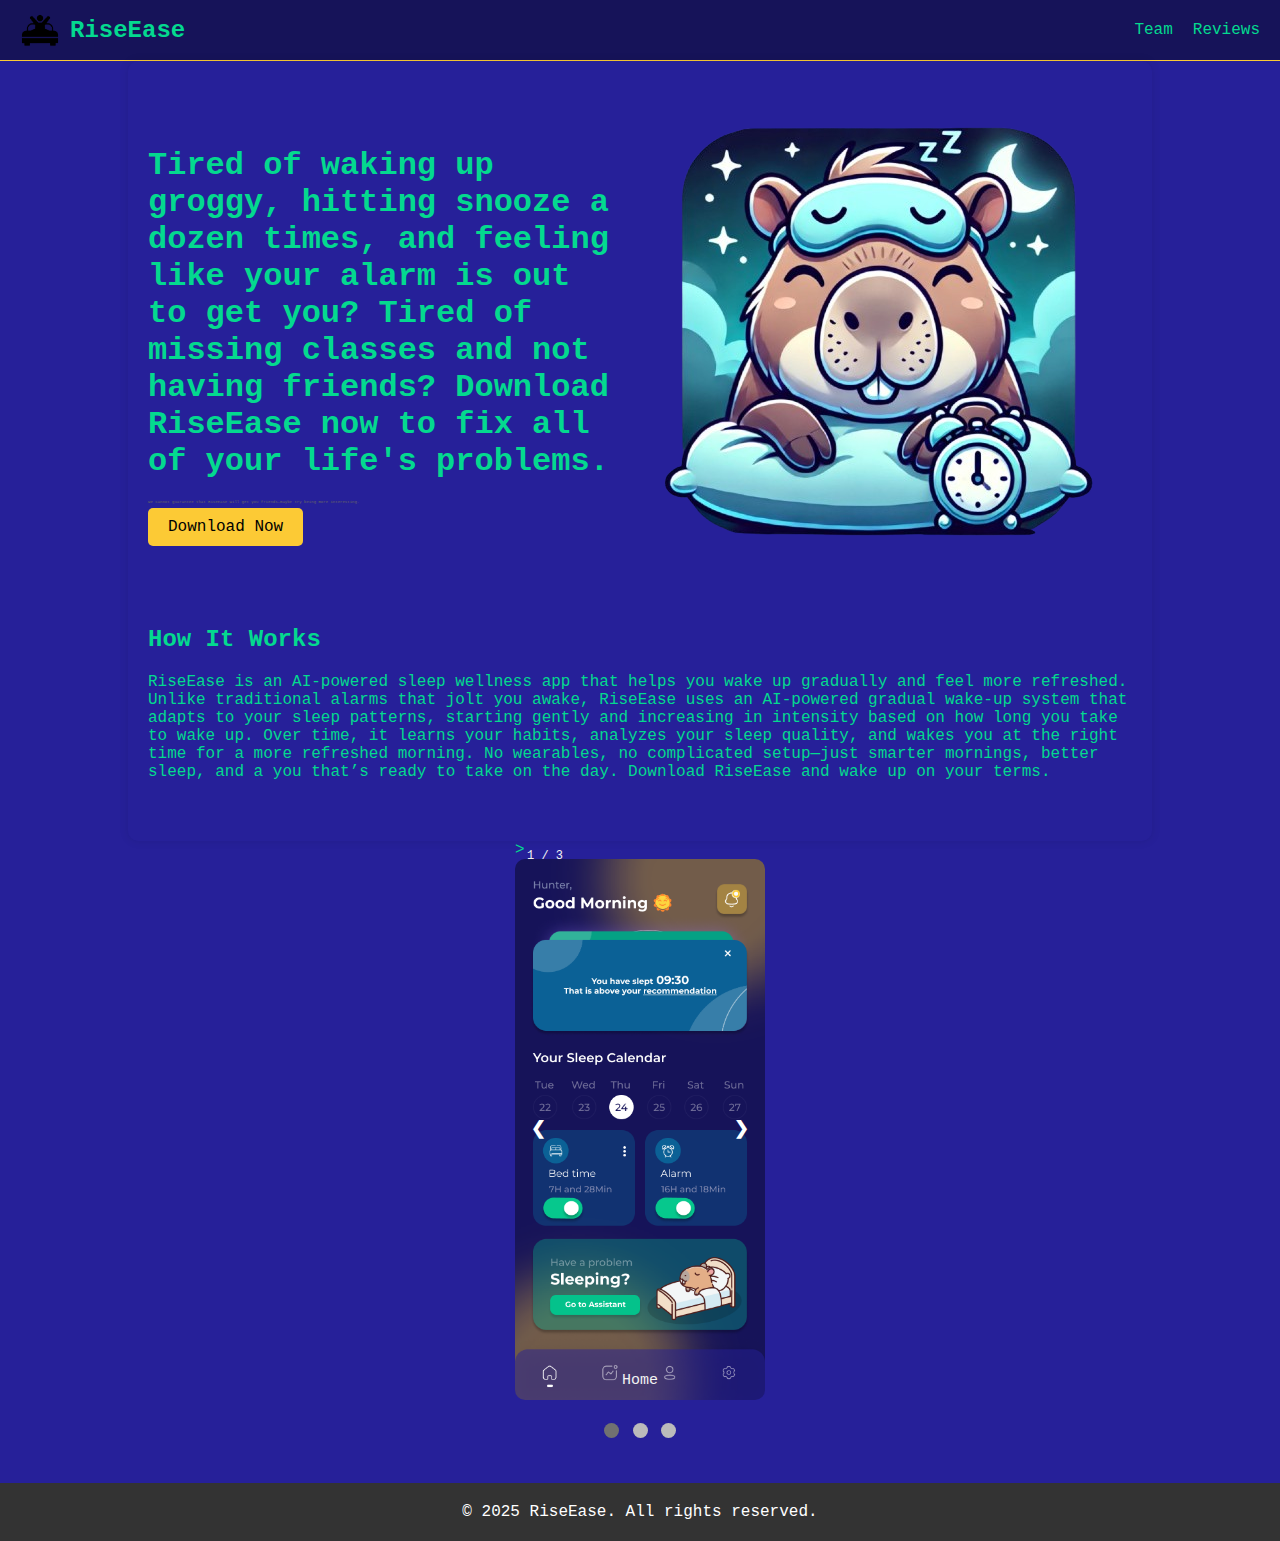
<file: index.html>
<!DOCTYPE html>
<html lang="en">    
<head>
    <meta charset="UTF-8">
    <meta name="viewport" content="width=device-width, initial-scale=1.0">
    <title>RiseEase - Smarter Mornings</title>
    <link rel="stylesheet" href="assets/css/styles.css">
</head>
<body>
    <header>
        <div class="logo">
            <img src="assets/images/wakinguplogo.png" alt="RiseEase Logo">
            <a href="index.html"><span>RiseEase</span></a>
        </div>
        <nav>
            <a href="team.html">Team</a>
            <a href="reviews.html">Reviews</a>
        </nav>
    </header>
    <div class="container">
        <div class="hero">
            <div class="hero-text">
                <h2>Tired of waking up groggy, hitting snooze a dozen times, and feeling like your alarm is out to get you? Tired of missing classes and not having friends? Download RiseEase now to fix all of your life's problems.</h2>
                <p style="font-size: 4px;">We cannot guarantee that RiseEase will get you friends—maybe try being more interesting.</p>
                <a href="comingsoon.html" class="button">Download Now</a>
            </div>
            <div class="hero-image">
                <img src="assets/images/riseease_app_Masco.png" alt="RiseEase in Action" />
         
            </div>
        </div>
        <div class="section">
            <h2>How It Works</h2>
            <p>RiseEase is an AI-powered sleep wellness app that helps you wake up gradually and feel more refreshed. Unlike traditional alarms that jolt you awake, RiseEase uses an AI-powered gradual wake-up system that adapts to your sleep patterns, starting gently and increasing in intensity based on how long you take to wake up. Over time, it learns your habits, analyzes your sleep quality, and wakes you at the right time for a more refreshed morning. No wearables, no complicated setup—just smarter mornings, better sleep, and a you that’s ready to take on the day. Download RiseEase and wake up on your terms.</p>
        </div>
    </div>

    <!-- Slideshow container -->
<div class="slideshow-container">
>
    <div class="mySlides fade">
      <div class="numbertext">1 / 3</div>
      <img src="assets/images/slideshow/Home page (1).png" style="width:100%">
      <div class="text">Home</div>
    </div>
  
    <div class="mySlides fade">
      <div class="numbertext">2 / 3</div>
      <img src="assets/images/slideshow/Alarms.png" style="width: 100%;;">
      <div class="text">Alarm</div>
    </div>
  
    <div class="mySlides fade">
      <div class="numbertext">3 / 3</div>
      <img src="assets/images/slideshow/Sleep Analytics.png" style="width:100%">
      <div class="text">Sleep Analytics</div>
    </div>
  
    <!-- Next and previous buttons -->
    <a class="prev" onclick="plusSlides(-1)">&#10094;</a>
    <a class="next" onclick="plusSlides(1)">&#10095;</a>
  </div>
  <br>
  
  <!-- The dots/circles -->
  <div style="text-align:center">
    <span class="dot" onclick="currentSlide(1)"></span>
    <span class="dot" onclick="currentSlide(2)"></span>
    <span class="dot" onclick="currentSlide(3)"></span>
  </div>


    <div class="footer">
        &copy; 2025 RiseEase. All rights reserved.
    </div>
    <script src="app.js"></script>
</body>
</html>
</file>
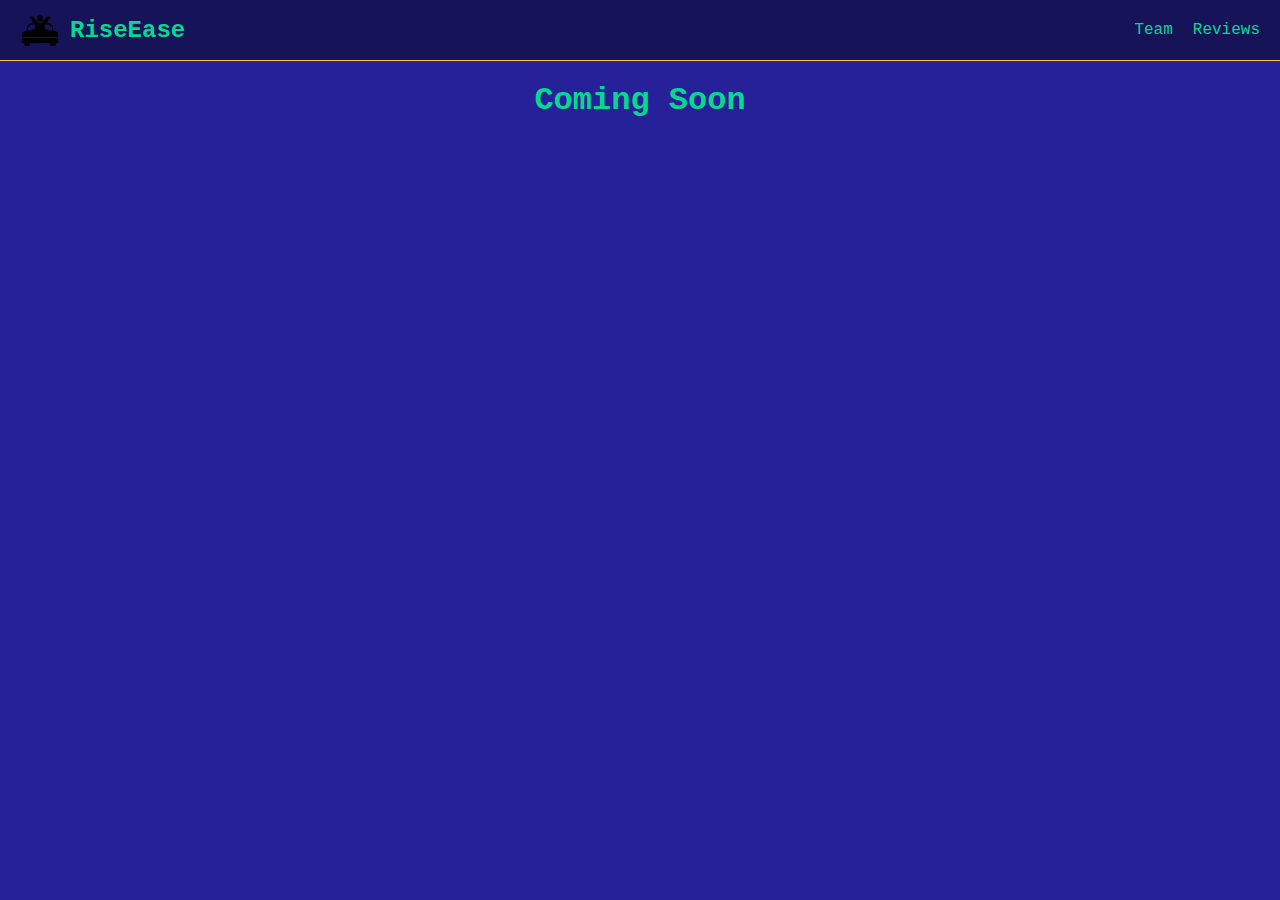
<file: comingsoon.html>
<!DOCTYPE html>
<html lang="en">
<head>
    <meta charset="UTF-8">
    <meta name="viewport" content="width=device-width, initial-scale=1.0">
    <title>RiseEase - Smarter Mornings</title>
    <link rel="stylesheet" href="assets/css/styles.css">
</head>
<body>
    <header>
        <div class="logo">
            <img src="assets/images/wakinguplogo.png" alt="RiseEase Logo">
            <a href="index.html"><span>RiseEase</span></a>
        </div>
        <nav>
            <a href="team.html">Team</a>
            <a href="reviews.html">Reviews</a>
        </nav>
    </header>
    <div>
        <h1 style="text-align: center; padding-bottom: 50;">Coming Soon</h1>
    </div>
</body>
</html>
</file>
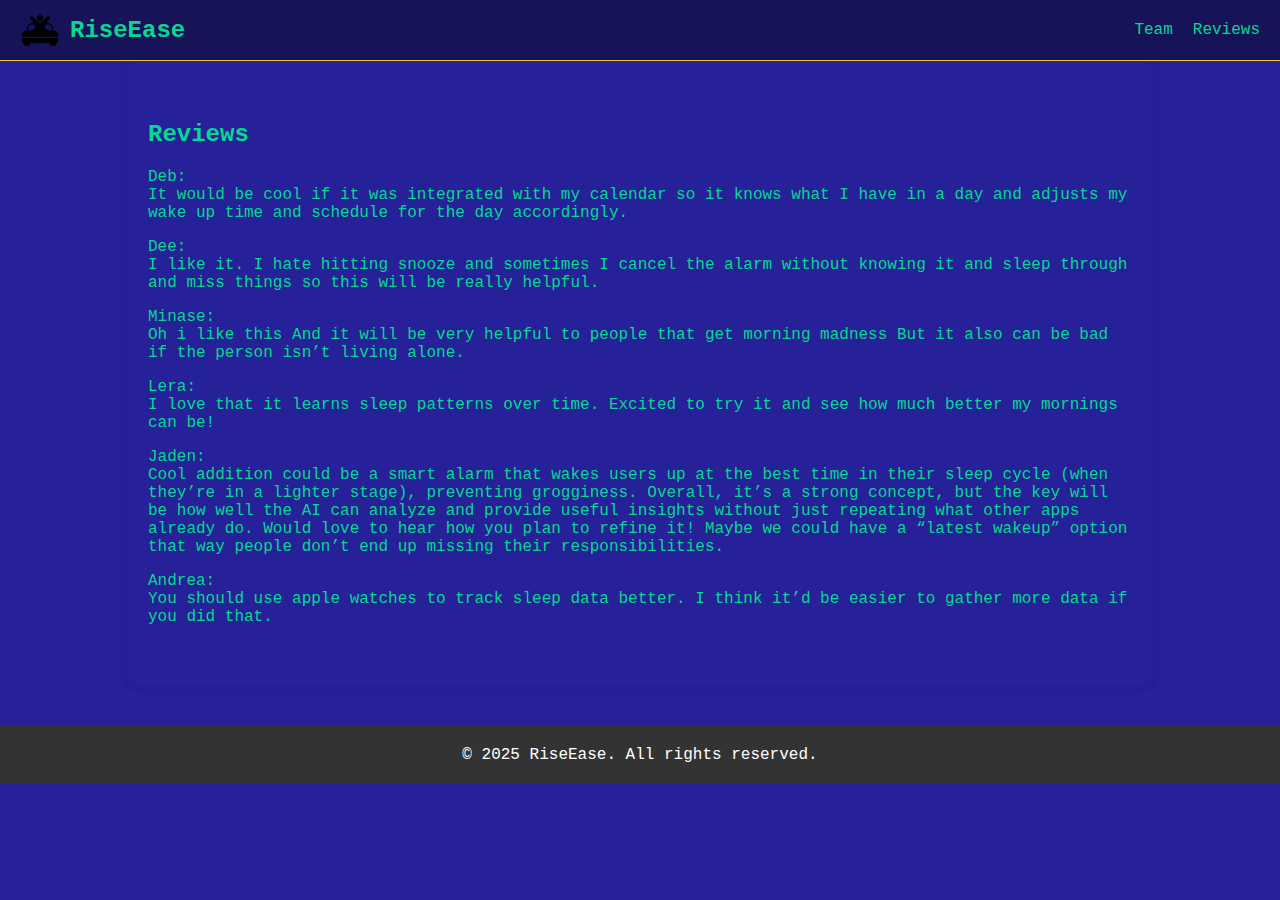
<file: reviews.html>
<!DOCTYPE html>
<html lang="en">
<head>
    <meta charset="UTF-8">
    <meta name="viewport" content="width=device-width, initial-scale=1.0">
    <title>RiseEase - Smarter Mornings</title>
    <link rel="stylesheet" href="assets/css/styles.css">
</head>
<body>
    <header>
        <div class="logo">
            <img src="assets/images/wakinguplogo.png" alt="RiseEase Logo">
            <a href="index.html"><span>RiseEase</span> </a>
        </div>
        <nav>
            <a href="team.html">Team</a>
            <a href="reviews.html">Reviews</a>
        </nav>
    </header>
    <div class="container">
        <div class="section">
            <h2>Reviews</h2>
            <p>Deb: <br> It would be cool if it was integrated with my calendar so it knows what I have in a day and adjusts my wake up time and schedule for the day accordingly.</p>
            <p>Dee: <br> I like it. I hate hitting snooze and sometimes I cancel the alarm without knowing it and sleep through and miss things so this will be really helpful.</p>
            <p>Minase: <br> Oh i like this
                And it will be very helpful to people that get morning madness
                But it also can be bad if the person isn’t living alone.</p>
            <p>Lera: <br> I love that it learns sleep patterns over time. Excited to try it and see how much better my mornings can be!</p>
            <p>Jaden: <br>  Cool addition could be a smart alarm that wakes users up at the best time in their sleep cycle (when they’re in a lighter stage), preventing grogginess.
                Overall, it’s a strong concept, but the key will be how well the AI can analyze and provide useful insights without just repeating what other apps already do. Would love to hear how you plan to refine it!
                Maybe we could have a “latest wakeup” option that way people don’t end up missing their responsibilities.
                </p>
            <p>Andrea: <br> You should use apple watches to track sleep data better. I think it’d be easier to gather more data if you did that.</p>

    
                


        </div>
    </div>
    <div class="footer">
        &copy; 2025 RiseEase. All rights reserved.
    </div>
</body>
</html>
</file>
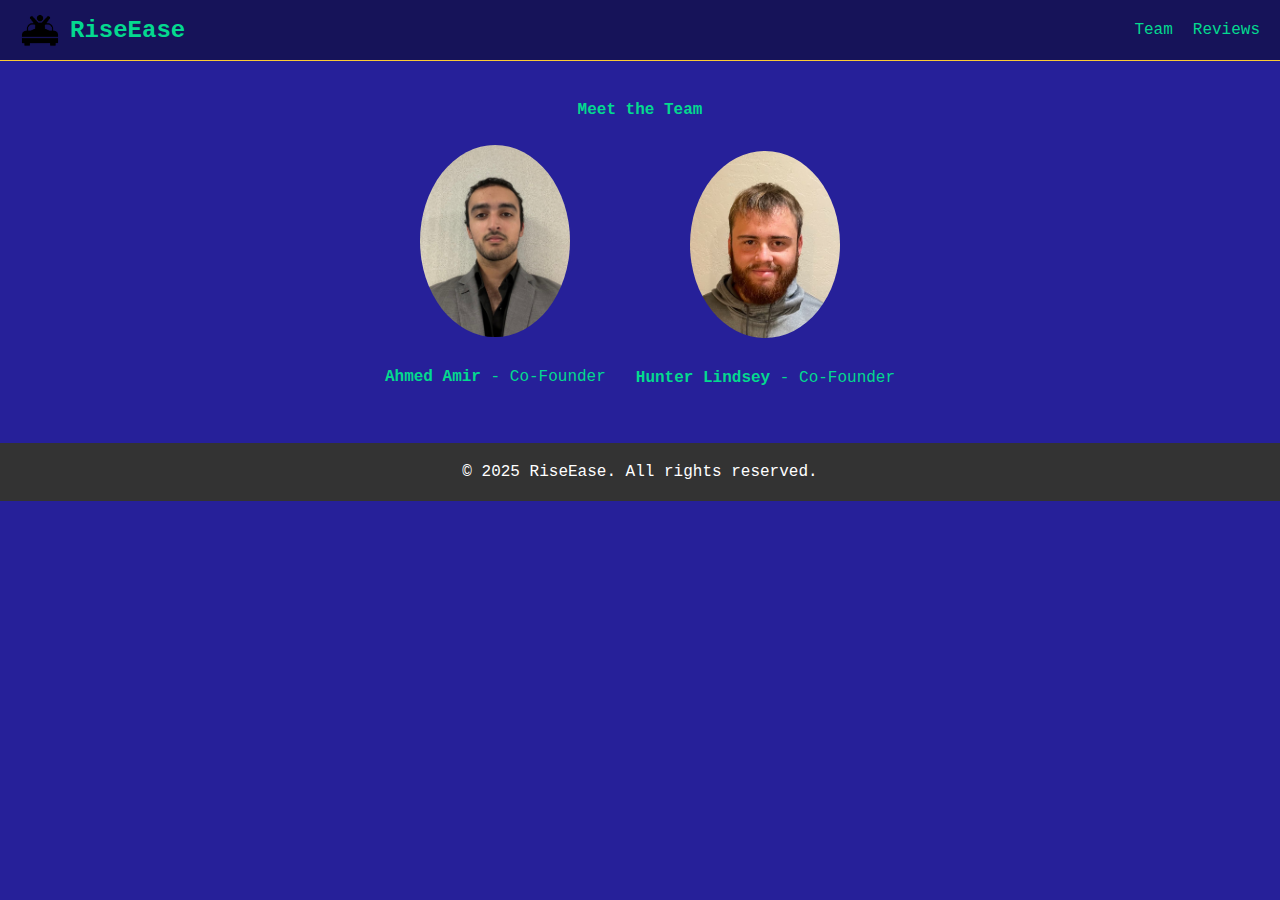
<file: team.html>
<!DOCTYPE html>
<html lang="en">
<head>
    <meta charset="UTF-8">
    <meta name="viewport" content="width=device-width, initial-scale=1.0">
    <title>RiseEase - Smarter Mornings</title>
    <link rel="stylesheet" href="assets/css/styles.css">
</head>
<body>
    <header>
        <div class="logo">
            <img src="assets/images/wakinguplogo.png" alt="RiseEase Logo">
           <a href="index.html"><span>RiseEase</span> </a>
        </div>
        <nav>
            <a href="team.html">Team</a>
            <a href="reviews.html">Reviews</a>
        </nav>
    </header>
        <div class="section team">
            <p style="text-align: center; font-size: 400; font-weight: bolder;">Meet the Team</p>
            <div style="display: flex; justify-content: center; gap: 30px;">
                <div style="text-align: center;">
                    <img src="assets/images/headshots/ahmedamir.jpeg" alt="Ahmed Amir" />
                    <p><b>Ahmed Amir</b> - Co-Founder</p>
                </div>
                <div style="text-align: center; padding-top: 6px;">
                    <img src="assets/images/headshots/hunterlindsey.jpeg" alt="Hunter Lindsey">
                    <p><b>Hunter Lindsey</b> - Co-Founder</p>
                </div>
            </div>
            </div>
    </div>
    <div class="footer" style="bottom: auto;">
        &copy; 2025 RiseEase. All rights reserved.
    </div>
</body>
</html>
</file>
<file: assets/css/styles.css>
body {
    font-family: 'Courier New', Courier, monospace;
    margin: 0;
    padding: 0;
    background-color: #262099;
    color: #04d98f;
}

header {
    display: flex;
    justify-content: space-between;
    align-items: center;
    padding: 10px 20px;
    background-color: #161359;
    border-bottom: 1px solid #fcca35;
}

.logo {
    display: flex;
    align-items: center;
}

.logo img {
    height: 40px;
    margin-right: 10px;
}

.logo a {
    text-decoration: none;
    color: #04d98f;
    font-size: 24px;
    font-weight: bolder;
}

nav {
    display: flex;
    gap: 20px;
}

nav a {
    text-decoration: none;
    color: #04d98f;
    font-size: 16px;
    font-weight: 500;
}

nav a:hover {
    color: #fcca35;
}

.container {
    width: 80%;
    margin: auto;
    padding: 20px;
    background: #262099;
    border-radius: 10px;
    box-shadow: 0 0 10px rgba(0, 0, 0, 0.1);
}

.section {
    margin: 40px 0;
}

img {
    width: 100%;
    max-width: 600px;
    border-radius: 10px;
}

.team img {
    width: 150px;
    border-radius: 50%;
    margin: 10px;
}

.footer {
    background-color: #333;
    color: white;
    padding: 20px;
    margin-top: 40px;
    text-align: center;
}

.button {
    background-color: #fcca35;
    color: rgb(0, 0, 0);
    padding: 10px 20px;
    border: none;
    cursor: pointer;
    text-decoration: none;
    border-radius: 5px;
    display: inline-block;
}

.button:hover {
    background-color: #45a049;
}

.hero {
    display: flex;
    align-items: center;
    justify-content: space-between;
    margin-bottom: 40px;
}

.hero-text {
    flex: 1;
    margin-right: 20px;
    text-align: left;
}

.hero-text h2 {
    font-size: 32px;
    margin-bottom: 20px;
}

.hero-text p {
    font-size: 14px;
    color: #666;
}

.hero-image img {
    width: auto;
    height: auto;
    border-radius: 4px;
}


* {box-sizing:border-box}
/*reference: https://www.w3schools.com/howto/howto_js_slideshow.asp */
/* Slideshow container */
.slideshow-container {
  max-width: 250px;
  position: relative;
  margin: auto;
}

/* Hide the images by default */
.mySlides {
  display: none;
}

/* Next & previous buttons */
.prev, .next {
  cursor: pointer;
  position: absolute;
  top: 50%;
  width: auto;
  margin-top: -22px;
  padding: 16px;
  color: white;
  font-weight: bold;
  font-size: 18px;
  transition: 0.6s ease;
  border-radius: 0 3px 3px 0;
  user-select: none;
}

/* Position the "next button" to the right */
.next {
  right: 0;
  border-radius: 3px 0 0 3px;
}

/* On hover, add a black background color with a little bit see-through */
.prev:hover, .next:hover {
  background-color: rgba(0,0,0,0.8);
}

/* Caption text */
.text {
  color: #f2f2f2;
  font-size: 15px;
  padding: 8px 12px;
  position: absolute;
  bottom: 8px;
  width: 100%;
  text-align: center;
}

/* Number text (1/3 etc) */
.numbertext {
  color: #f2f2f2;
  font-size: 12px;
  padding: 8px 12px;
  position: absolute;
  top: 0;
}

/* The dots/bullets/indicators */
.dot {
  cursor: pointer;
  height: 15px;
  width: 15px;
  margin: 0 2px;
  background-color: #bbb;
  border-radius: 50%;
  display: inline-block;
  transition: background-color 0.6s ease;
}

.active, .dot:hover {
  background-color: #717171;
}

/* Fading animation */
.fade {
  animation-name: fade;
  animation-duration: 1.5s;
}

@keyframes fade {
  from {opacity: .4}
  to {opacity: 1}
}
</file>
